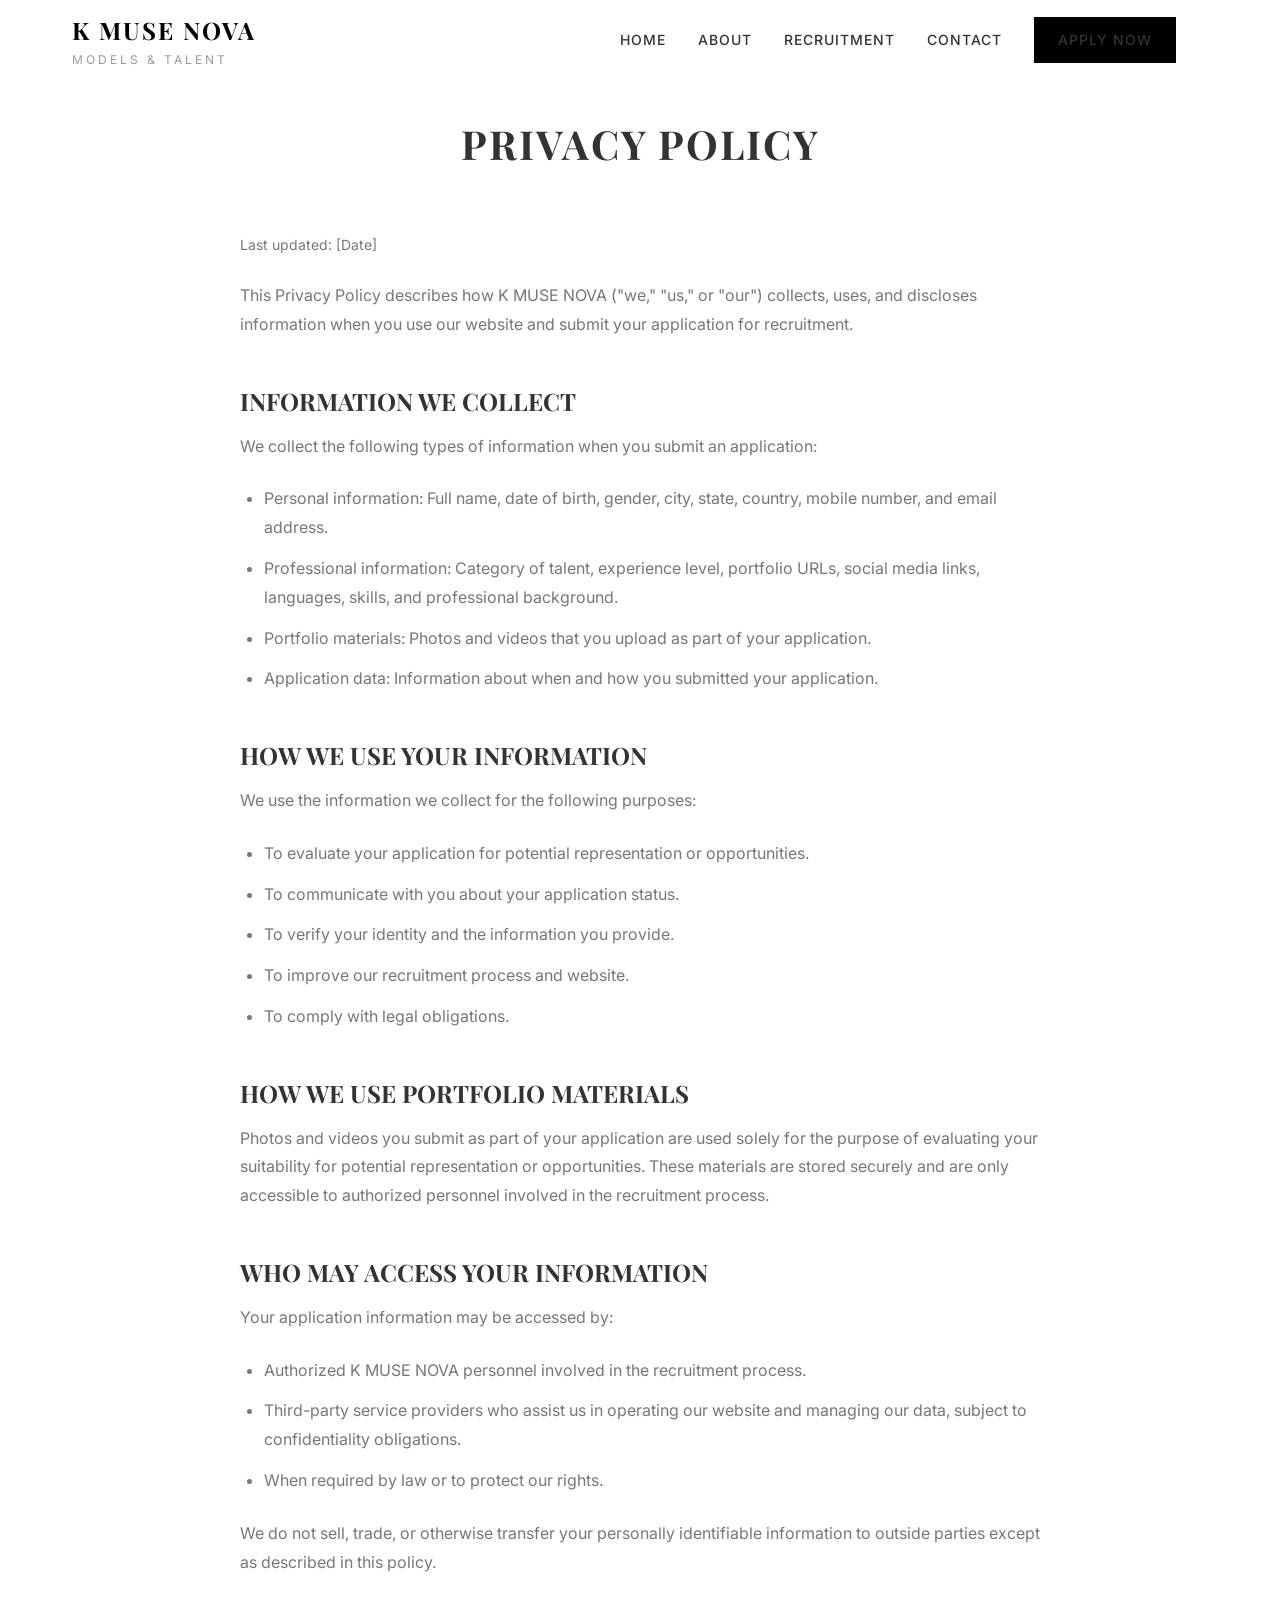
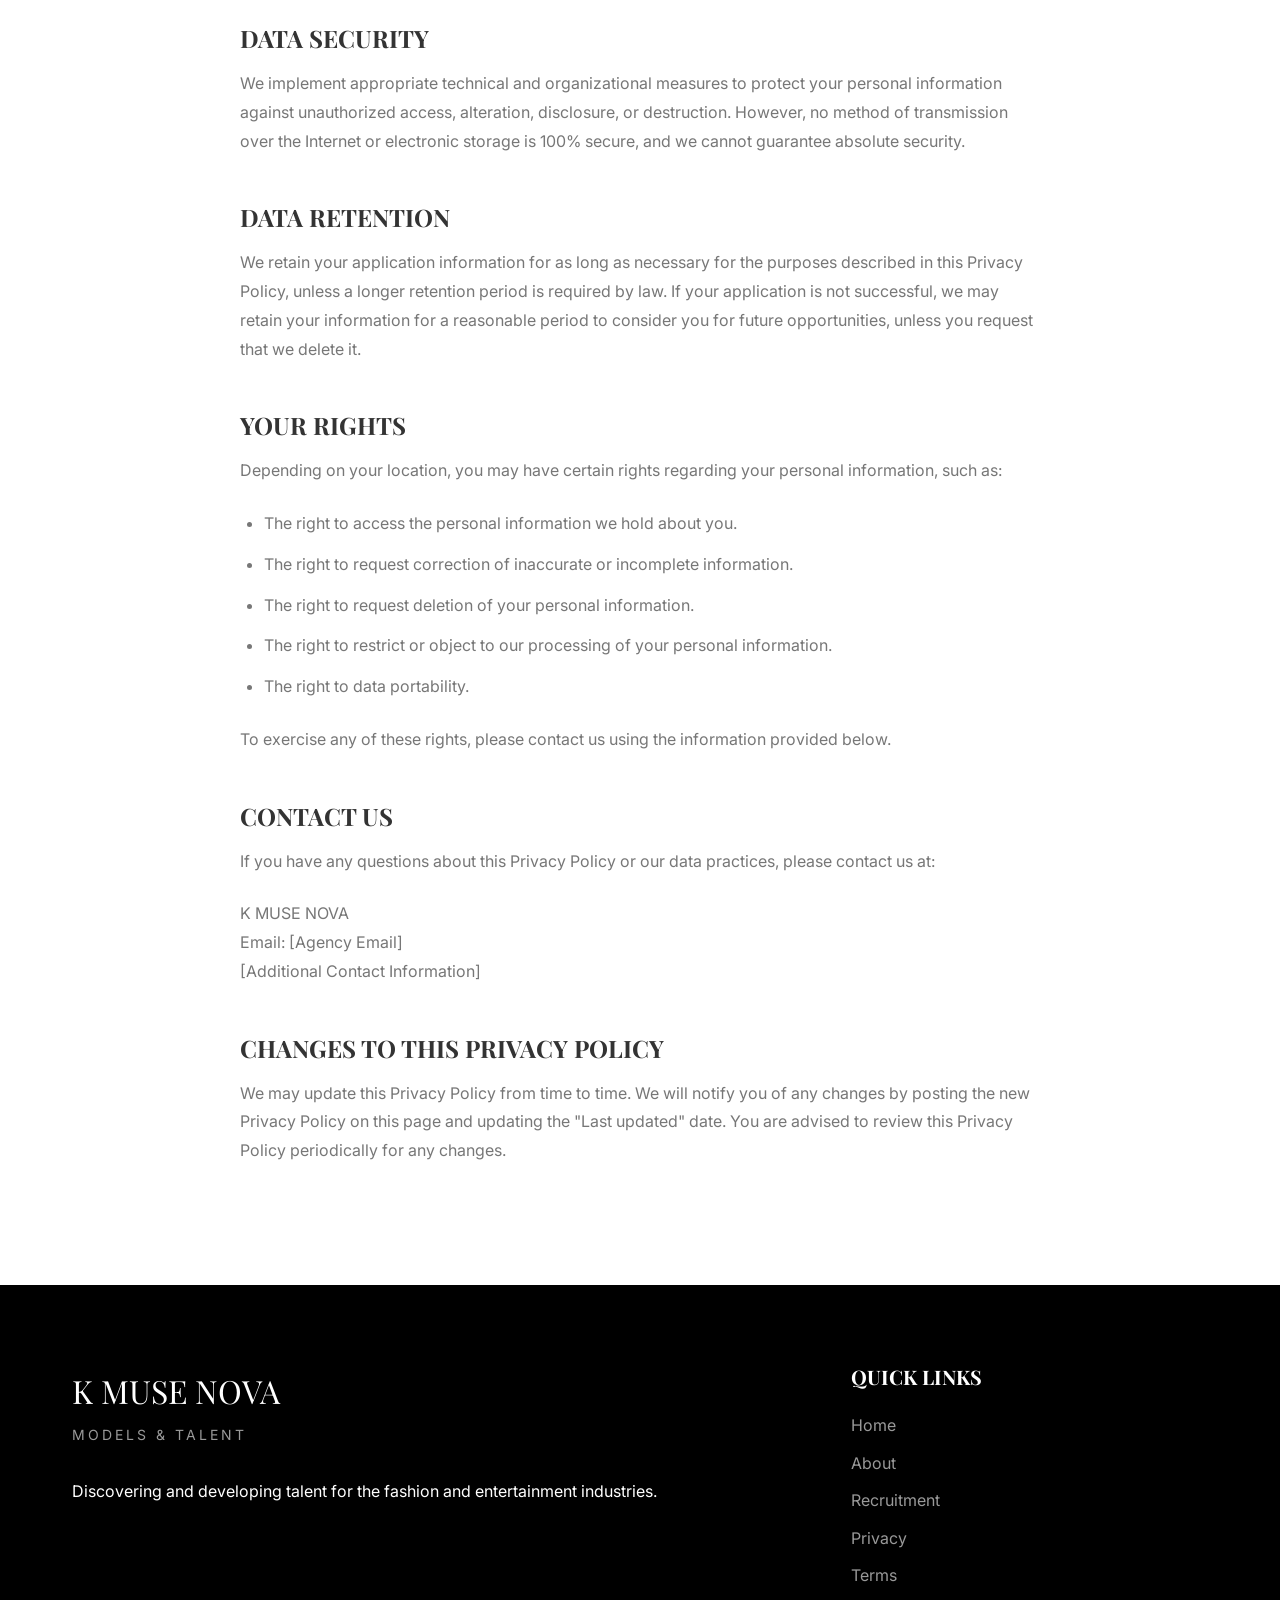
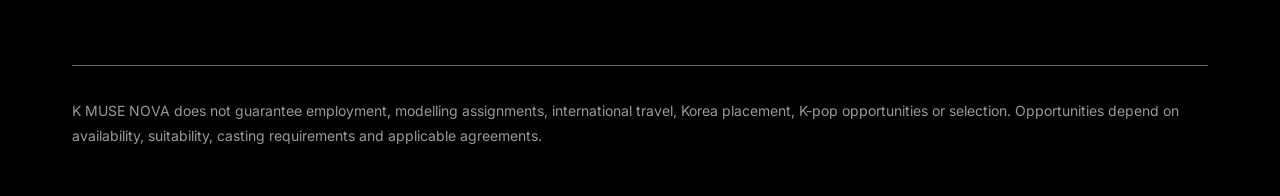
<file: privacy.html>
<!DOCTYPE html>
<html lang="en">
<head>
    <meta charset="UTF-8">
    <meta name="viewport" content="width=device-width, initial-scale=1.0">
    <title>Privacy Policy - K MUSE NOVA</title>
    <link rel="preconnect" href="https://fonts.googleapis.com">
    <link rel="preconnect" href="https://fonts.gstatic.com" crossorigin>
    <link href="https://fonts.googleapis.com/css2?family=Inter:wght@300;400;500;600;700&family=Playfair+Display:ital,wght@0,400;0,500;0,600;0,700;1,400;1,500&display=swap" rel="stylesheet">
    <link rel="stylesheet" href="css/style.css">
    <link rel="icon" type="image/png" href="assets/logo.png">
    <style>
        .privacy-page {
            padding-top: 120px;
            padding-bottom: 6rem;
            min-height: 100vh;
        }
        
        .privacy-header {
            text-align: center;
            margin-bottom: 4rem;
        }
        
        .privacy-header h1 {
            font-size: 2.5rem;
            letter-spacing: 2px;
            margin-bottom: 1rem;
        }
        
        .privacy-content {
            max-width: 800px;
            margin: 0 auto;
            line-height: 1.8;
        }
        
        .privacy-content h2 {
            font-size: 1.5rem;
            margin-top: 3rem;
            margin-bottom: 1rem;
        }
        
        .privacy-content p {
            margin-bottom: 1.5rem;
            color: var(--color-text-light);
        }
        
        .privacy-content ul {
            margin-bottom: 1.5rem;
            padding-left: 1.5rem;
        }
        
        .privacy-content ul li {
            margin-bottom: 0.75rem;
            color: var(--color-text-light);
            list-style-type: disc;
        }
        
        .last-updated {
            font-size: 0.875rem;
            color: var(--color-gray-medium);
            margin-bottom: 3rem;
        }
        
        @media (max-width: 768px) {
            .privacy-header h1 {
                font-size: 2rem;
            }
        }
    </style>
</head>
<body>
    <!-- Header -->
    <header id="navbar">
        <div class="container">
            <nav class="navbar">
                <a href="index.html" class="navbar-brand">
                    <span class="brand-name">K MUSE NOVA</span>
                    <span class="brand-tagline">MODELS & TALENT</span>
                </a>
                
                <div class="navbar-menu">
                    <a href="index.html">Home</a>
                    <a href="index.html#about">About</a>
                    <a href="recruitment.html">Recruitment</a>
                    <a href="index.html#contact">Contact</a>
                    <a href="recruitment.html" class="btn-apply">APPLY NOW</a>
                </div>
                
                <button class="mobile-menu-toggle" id="mobile-menu-toggle" aria-label="Toggle menu">
                    <span></span>
                    <span></span>
                    <span></span>
                </button>
            </nav>
        </div>
        
        <div class="mobile-menu" id="mobile-menu">
            <a href="index.html">Home</a>
            <a href="index.html#about">About</a>
            <a href="recruitment.html">Recruitment</a>
            <a href="index.html#contact">Contact</a>
            <a href="recruitment.html" class="btn-apply">APPLY NOW</a>
        </div>
    </header>

    <!-- Privacy Policy Content -->
    <main class="privacy-page">
        <div class="container">
            <div class="privacy-header">
                <h1>PRIVACY POLICY</h1>
            </div>
            
            <div class="privacy-content">
                <p class="last-updated">Last updated: [Date]</p>
                
                <p>This Privacy Policy describes how K MUSE NOVA ("we," "us," or "our") collects, uses, and discloses information when you use our website and submit your application for recruitment.</p>
                
                <h2>INFORMATION WE COLLECT</h2>
                
                <p>We collect the following types of information when you submit an application:</p>
                
                <ul>
                    <li>Personal information: Full name, date of birth, gender, city, state, country, mobile number, and email address.</li>
                    <li>Professional information: Category of talent, experience level, portfolio URLs, social media links, languages, skills, and professional background.</li>
                    <li>Portfolio materials: Photos and videos that you upload as part of your application.</li>
                    <li>Application data: Information about when and how you submitted your application.</li>
                </ul>
                
                <h2>HOW WE USE YOUR INFORMATION</h2>
                
                <p>We use the information we collect for the following purposes:</p>
                
                <ul>
                    <li>To evaluate your application for potential representation or opportunities.</li>
                    <li>To communicate with you about your application status.</li>
                    <li>To verify your identity and the information you provide.</li>
                    <li>To improve our recruitment process and website.</li>
                    <li>To comply with legal obligations.</li>
                </ul>
                
                <h2>HOW WE USE PORTFOLIO MATERIALS</h2>
                
                <p>Photos and videos you submit as part of your application are used solely for the purpose of evaluating your suitability for potential representation or opportunities. These materials are stored securely and are only accessible to authorized personnel involved in the recruitment process.</p>
                
                <h2>WHO MAY ACCESS YOUR INFORMATION</h2>
                
                <p>Your application information may be accessed by:</p>
                
                <ul>
                    <li>Authorized K MUSE NOVA personnel involved in the recruitment process.</li>
                    <li>Third-party service providers who assist us in operating our website and managing our data, subject to confidentiality obligations.</li>
                    <li>When required by law or to protect our rights.</li>
                </ul>
                
                <p>We do not sell, trade, or otherwise transfer your personally identifiable information to outside parties except as described in this policy.</p>
                
                <h2>DATA SECURITY</h2>
                
                <p>We implement appropriate technical and organizational measures to protect your personal information against unauthorized access, alteration, disclosure, or destruction. However, no method of transmission over the Internet or electronic storage is 100% secure, and we cannot guarantee absolute security.</p>
                
                <h2>DATA RETENTION</h2>
                
                <p>We retain your application information for as long as necessary for the purposes described in this Privacy Policy, unless a longer retention period is required by law. If your application is not successful, we may retain your information for a reasonable period to consider you for future opportunities, unless you request that we delete it.</p>
                
                <h2>YOUR RIGHTS</h2>
                
                <p>Depending on your location, you may have certain rights regarding your personal information, such as:</p>
                
                <ul>
                    <li>The right to access the personal information we hold about you.</li>
                    <li>The right to request correction of inaccurate or incomplete information.</li>
                    <li>The right to request deletion of your personal information.</li>
                    <li>The right to restrict or object to our processing of your personal information.</li>
                    <li>The right to data portability.</li>
                </ul>
                
                <p>To exercise any of these rights, please contact us using the information provided below.</p>
                
                <h2>CONTACT US</h2>
                
                <p>If you have any questions about this Privacy Policy or our data practices, please contact us at:</p>
                
                <p>
                    K MUSE NOVA<br>
                    Email: [Agency Email]<br>
                    [Additional Contact Information]
                </p>
                
                <h2>CHANGES TO THIS PRIVACY POLICY</h2>
                
                <p>We may update this Privacy Policy from time to time. We will notify you of any changes by posting the new Privacy Policy on this page and updating the "Last updated" date. You are advised to review this Privacy Policy periodically for any changes.</p>
            </div>
        </div>
    </main>

    <!-- Footer -->
    <footer>
        <div class="container">
            <div class="footer-content">
                <div class="footer-brand">
                    <div class="brand-name">K MUSE NOVA</div>
                    <div class="brand-tagline">MODELS & TALENT</div>
                    <p>Discovering and developing talent for the fashion and entertainment industries.</p>
                </div>
                
                <div class="footer-links">
                    <h4>QUICK LINKS</h4>
                    <ul>
                        <li><a href="index.html">Home</a></li>
                        <li><a href="index.html#about">About</a></li>
                        <li><a href="recruitment.html">Recruitment</a></li>
                        <li><a href="privacy.html">Privacy</a></li>
                        <li><a href="terms.html">Terms</a></li>
                    </ul>
                </div>
            </div>
            
            <div class="footer-disclaimer">
                <p>K MUSE NOVA does not guarantee employment, modelling assignments, international travel, Korea placement, K-pop opportunities or selection. Opportunities depend on availability, suitability, casting requirements and applicable agreements.</p>
            </div>
        </div>
    </footer>

    <!-- Scripts -->
    <script src="js/main.js"></script>
</body>
</html>
</file>
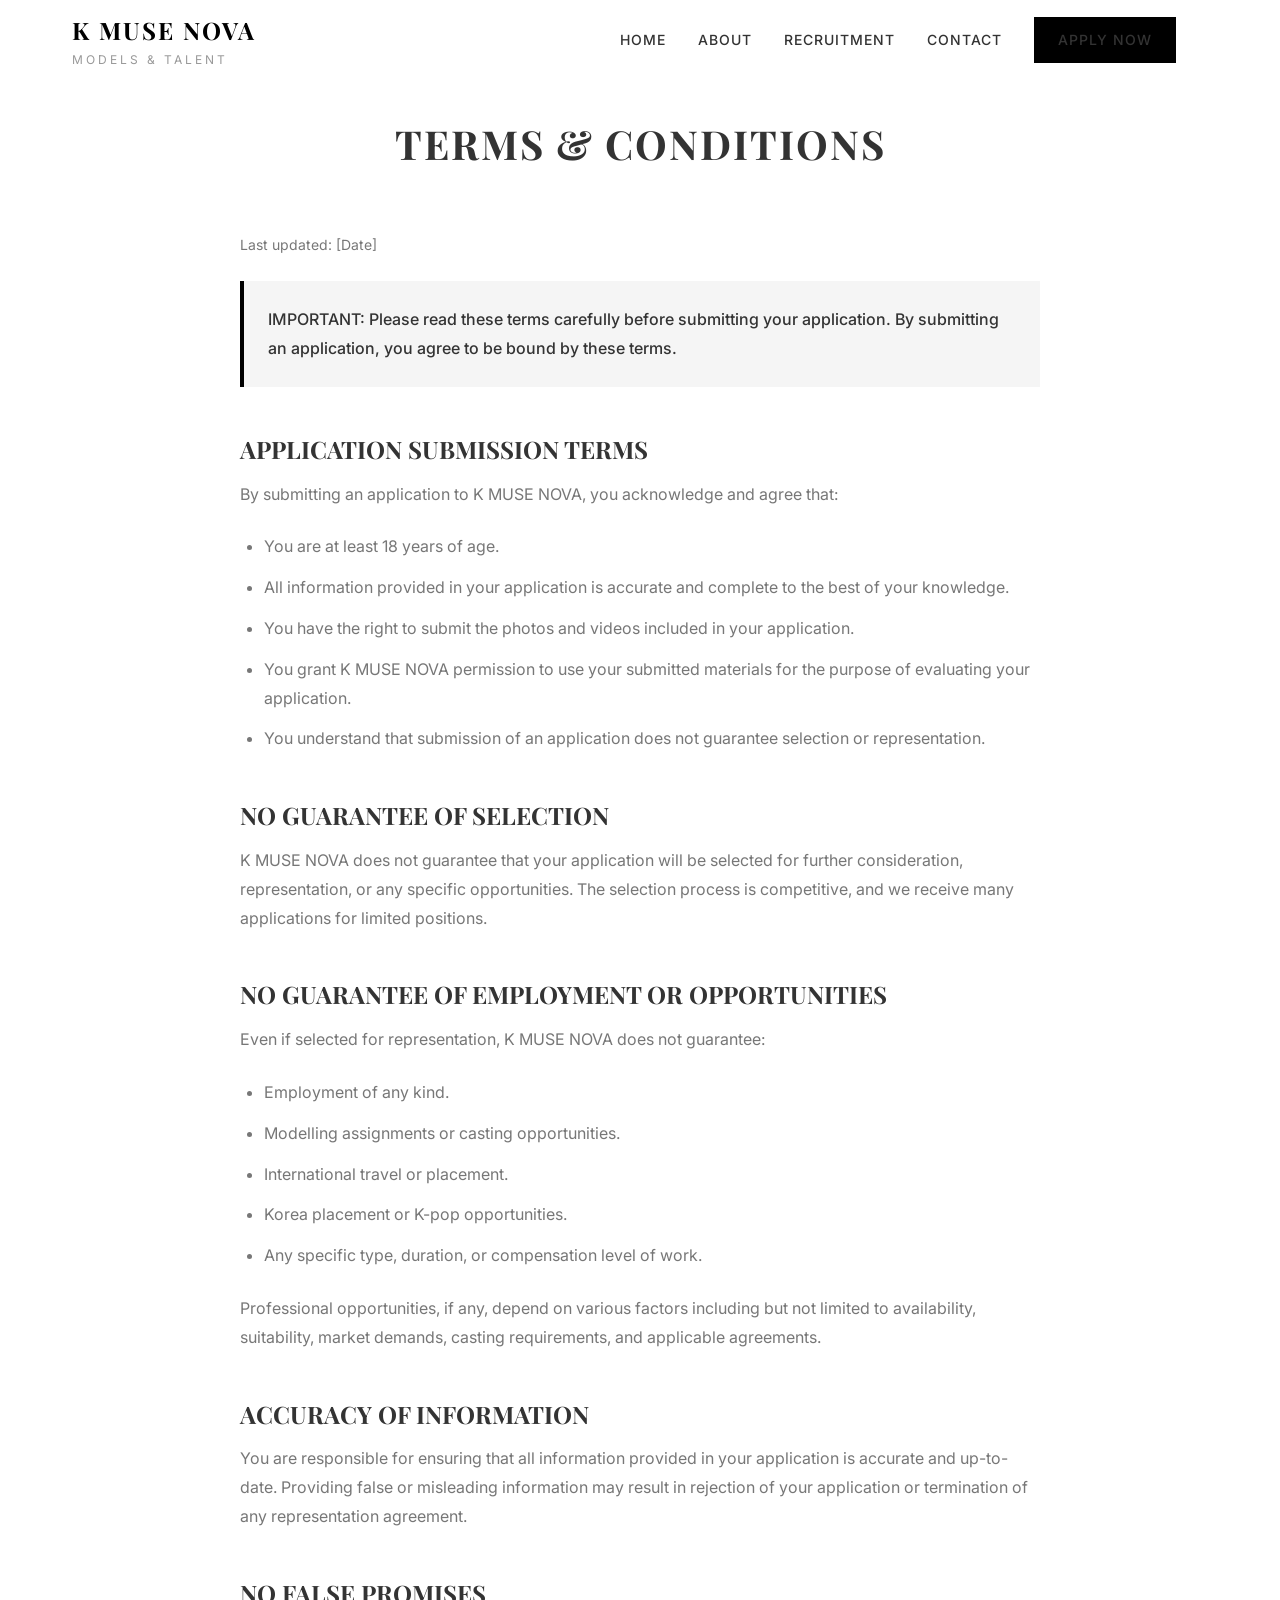
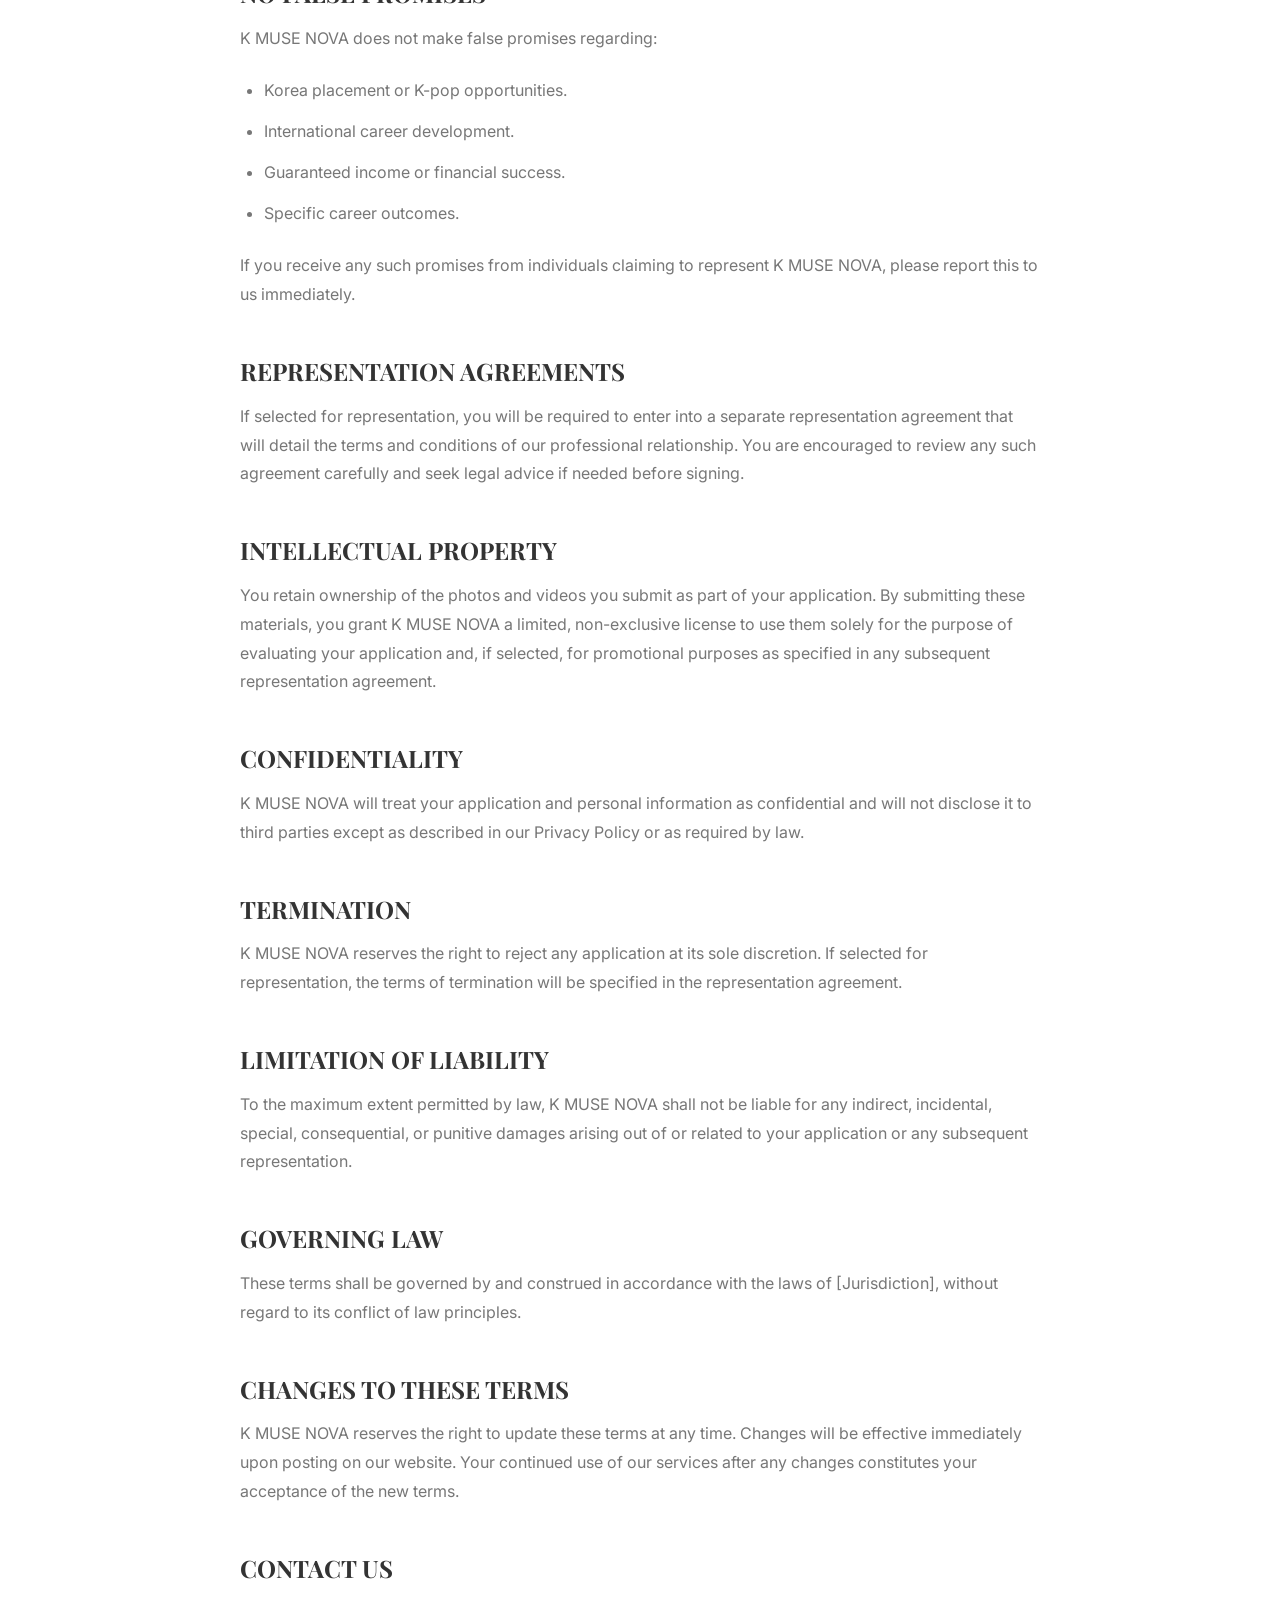
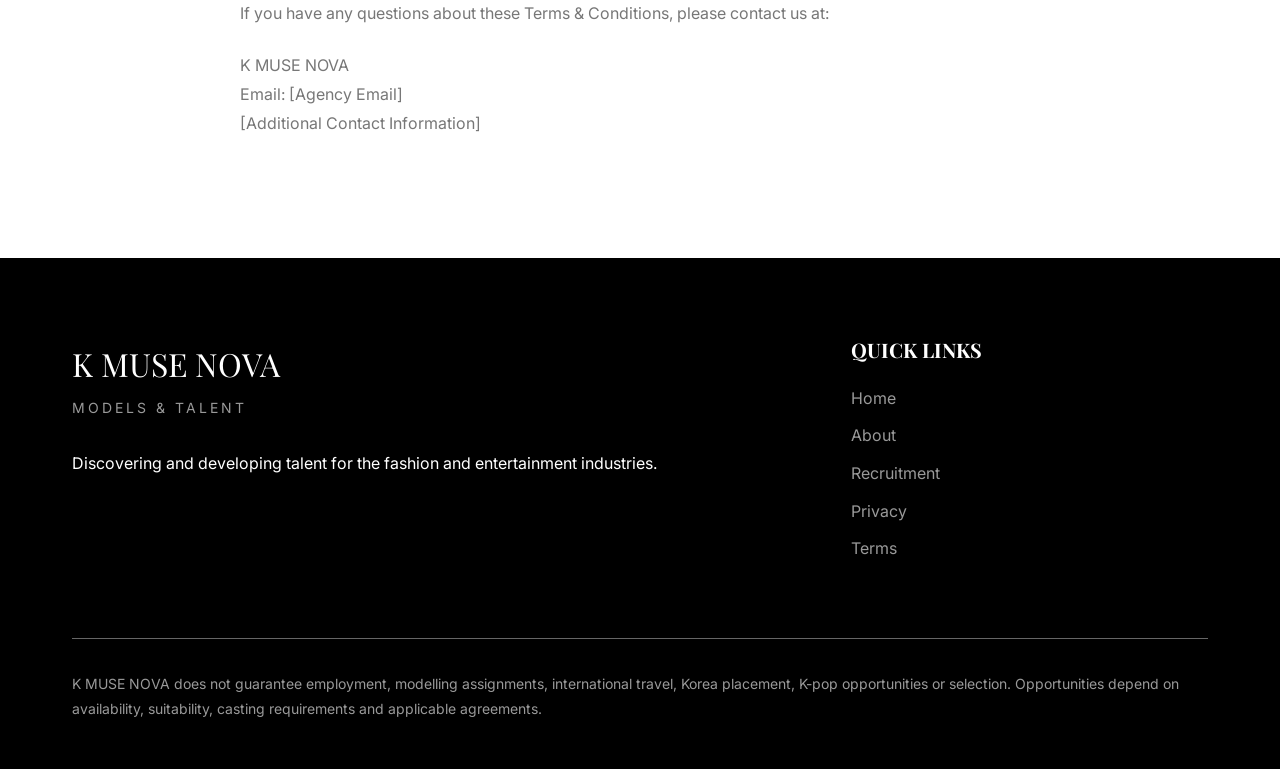
<file: terms.html>
<!DOCTYPE html>
<html lang="en">
<head>
    <meta charset="UTF-8">
    <meta name="viewport" content="width=device-width, initial-scale=1.0">
    <title>Terms & Conditions - K MUSE NOVA</title>
    <link rel="preconnect" href="https://fonts.googleapis.com">
    <link rel="preconnect" href="https://fonts.gstatic.com" crossorigin>
    <link href="https://fonts.googleapis.com/css2?family=Inter:wght@300;400;500;600;700&family=Playfair+Display:ital,wght@0,400;0,500;0,600;0,700;1,400;1,500&display=swap" rel="stylesheet">
    <link rel="stylesheet" href="css/style.css">
    <link rel="icon" type="image/png" href="assets/logo.png">
    <style>
        .terms-page {
            padding-top: 120px;
            padding-bottom: 6rem;
            min-height: 100vh;
        }
        
        .terms-header {
            text-align: center;
            margin-bottom: 4rem;
        }
        
        .terms-header h1 {
            font-size: 2.5rem;
            letter-spacing: 2px;
            margin-bottom: 1rem;
        }
        
        .terms-content {
            max-width: 800px;
            margin: 0 auto;
            line-height: 1.8;
        }
        
        .terms-content h2 {
            font-size: 1.5rem;
            margin-top: 3rem;
            margin-bottom: 1rem;
        }
        
        .terms-content p {
            margin-bottom: 1.5rem;
            color: var(--color-text-light);
        }
        
        .terms-content ul {
            margin-bottom: 1.5rem;
            padding-left: 1.5rem;
        }
        
        .terms-content ul li {
            margin-bottom: 0.75rem;
            color: var(--color-text-light);
            list-style-type: disc;
        }
        
        .last-updated {
            font-size: 0.875rem;
            color: var(--color-gray-medium);
            margin-bottom: 3rem;
        }
        
        .important-notice {
            background-color: var(--color-gray-light);
            padding: 1.5rem;
            margin-bottom: 2rem;
            border-left: 4px solid var(--color-black);
        }
        
        .important-notice p {
            margin-bottom: 0;
            font-weight: 500;
            color: var(--color-text);
        }
        
        @media (max-width: 768px) {
            .terms-header h1 {
                font-size: 2rem;
            }
        }
    </style>
</head>
<body>
    <!-- Header -->
    <header id="navbar">
        <div class="container">
            <nav class="navbar">
                <a href="index.html" class="navbar-brand">
                    <span class="brand-name">K MUSE NOVA</span>
                    <span class="brand-tagline">MODELS & TALENT</span>
                </a>
                
                <div class="navbar-menu">
                    <a href="index.html">Home</a>
                    <a href="index.html#about">About</a>
                    <a href="recruitment.html">Recruitment</a>
                    <a href="index.html#contact">Contact</a>
                    <a href="recruitment.html" class="btn-apply">APPLY NOW</a>
                </div>
                
                <button class="mobile-menu-toggle" id="mobile-menu-toggle" aria-label="Toggle menu">
                    <span></span>
                    <span></span>
                    <span></span>
                </button>
            </nav>
        </div>
        
        <div class="mobile-menu" id="mobile-menu">
            <a href="index.html">Home</a>
            <a href="index.html#about">About</a>
            <a href="recruitment.html">Recruitment</a>
            <a href="index.html#contact">Contact</a>
            <a href="recruitment.html" class="btn-apply">APPLY NOW</a>
        </div>
    </header>

    <!-- Terms & Conditions Content -->
    <main class="terms-page">
        <div class="container">
            <div class="terms-header">
                <h1>TERMS & CONDITIONS</h1>
            </div>
            
            <div class="terms-content">
                <p class="last-updated">Last updated: [Date]</p>
                
                <div class="important-notice">
                    <p>IMPORTANT: Please read these terms carefully before submitting your application. By submitting an application, you agree to be bound by these terms.</p>
                </div>
                
                <h2>APPLICATION SUBMISSION TERMS</h2>
                
                <p>By submitting an application to K MUSE NOVA, you acknowledge and agree that:</p>
                
                <ul>
                    <li>You are at least 18 years of age.</li>
                    <li>All information provided in your application is accurate and complete to the best of your knowledge.</li>
                    <li>You have the right to submit the photos and videos included in your application.</li>
                    <li>You grant K MUSE NOVA permission to use your submitted materials for the purpose of evaluating your application.</li>
                    <li>You understand that submission of an application does not guarantee selection or representation.</li>
                </ul>
                
                <h2>NO GUARANTEE OF SELECTION</h2>
                
                <p>K MUSE NOVA does not guarantee that your application will be selected for further consideration, representation, or any specific opportunities. The selection process is competitive, and we receive many applications for limited positions.</p>
                
                <h2>NO GUARANTEE OF EMPLOYMENT OR OPPORTUNITIES</h2>
                
                <p>Even if selected for representation, K MUSE NOVA does not guarantee:</p>
                
                <ul>
                    <li>Employment of any kind.</li>
                    <li>Modelling assignments or casting opportunities.</li>
                    <li>International travel or placement.</li>
                    <li>Korea placement or K-pop opportunities.</li>
                    <li>Any specific type, duration, or compensation level of work.</li>
                </ul>
                
                <p>Professional opportunities, if any, depend on various factors including but not limited to availability, suitability, market demands, casting requirements, and applicable agreements.</p>
                
                <h2>ACCURACY OF INFORMATION</h2>
                
                <p>You are responsible for ensuring that all information provided in your application is accurate and up-to-date. Providing false or misleading information may result in rejection of your application or termination of any representation agreement.</p>
                
                <h2>NO FALSE PROMISES</h2>
                
                <p>K MUSE NOVA does not make false promises regarding:</p>
                
                <ul>
                    <li>Korea placement or K-pop opportunities.</li>
                    <li>International career development.</li>
                    <li>Guaranteed income or financial success.</li>
                    <li>Specific career outcomes.</li>
                </ul>
                
                <p>If you receive any such promises from individuals claiming to represent K MUSE NOVA, please report this to us immediately.</p>
                
                <h2>REPRESENTATION AGREEMENTS</h2>
                
                <p>If selected for representation, you will be required to enter into a separate representation agreement that will detail the terms and conditions of our professional relationship. You are encouraged to review any such agreement carefully and seek legal advice if needed before signing.</p>
                
                <h2>INTELLECTUAL PROPERTY</h2>
                
                <p>You retain ownership of the photos and videos you submit as part of your application. By submitting these materials, you grant K MUSE NOVA a limited, non-exclusive license to use them solely for the purpose of evaluating your application and, if selected, for promotional purposes as specified in any subsequent representation agreement.</p>
                
                <h2>CONFIDENTIALITY</h2>
                
                <p>K MUSE NOVA will treat your application and personal information as confidential and will not disclose it to third parties except as described in our Privacy Policy or as required by law.</p>
                
                <h2>TERMINATION</h2>
                
                <p>K MUSE NOVA reserves the right to reject any application at its sole discretion. If selected for representation, the terms of termination will be specified in the representation agreement.</p>
                
                <h2>LIMITATION OF LIABILITY</h2>
                
                <p>To the maximum extent permitted by law, K MUSE NOVA shall not be liable for any indirect, incidental, special, consequential, or punitive damages arising out of or related to your application or any subsequent representation.</p>
                
                <h2>GOVERNING LAW</h2>
                
                <p>These terms shall be governed by and construed in accordance with the laws of [Jurisdiction], without regard to its conflict of law principles.</p>
                
                <h2>CHANGES TO THESE TERMS</h2>
                
                <p>K MUSE NOVA reserves the right to update these terms at any time. Changes will be effective immediately upon posting on our website. Your continued use of our services after any changes constitutes your acceptance of the new terms.</p>
                
                <h2>CONTACT US</h2>
                
                <p>If you have any questions about these Terms & Conditions, please contact us at:</p>
                
                <p>
                    K MUSE NOVA<br>
                    Email: [Agency Email]<br>
                    [Additional Contact Information]
                </p>
            </div>
        </div>
    </main>

    <!-- Footer -->
    <footer>
        <div class="container">
            <div class="footer-content">
                <div class="footer-brand">
                    <div class="brand-name">K MUSE NOVA</div>
                    <div class="brand-tagline">MODELS & TALENT</div>
                    <p>Discovering and developing talent for the fashion and entertainment industries.</p>
                </div>
                
                <div class="footer-links">
                    <h4>QUICK LINKS</h4>
                    <ul>
                        <li><a href="index.html">Home</a></li>
                        <li><a href="index.html#about">About</a></li>
                        <li><a href="recruitment.html">Recruitment</a></li>
                        <li><a href="privacy.html">Privacy</a></li>
                        <li><a href="terms.html">Terms</a></li>
                    </ul>
                </div>
            </div>
            
            <div class="footer-disclaimer">
                <p>K MUSE NOVA does not guarantee employment, modelling assignments, international travel, Korea placement, K-pop opportunities or selection. Opportunities depend on availability, suitability, casting requirements and applicable agreements.</p>
            </div>
        </div>
    </footer>

    <!-- Scripts -->
    <script src="js/main.js"></script>
</body>
</html>
</file>
<file: css/style.css>
/* ==========================================
   K MUSE NOVA - Main Styles
   ========================================== */

/* CSS Variables */
:root {
    --color-white: #ffffff;
    --color-black: #000000;
    --color-gray-light: #f5f5f5;
    --color-gray: #e0e0e0;
    --color-gray-medium: #999999;
    --color-gray-dark: #666666;
    --color-text: #333333;
    --color-text-light: #777777;
    --font-heading: 'Playfair Display', Georgia, serif;
    --font-body: 'Inter', 'Helvetica Neue', Arial, sans-serif;
    --transition: all 0.3s ease;
    --shadow-light: 0 2px 10px rgba(0, 0, 0, 0.05);
    --shadow-medium: 0 5px 15px rgba(0, 0, 0, 0.1);
    --shadow-dark: 0 10px 30px rgba(0, 0, 0, 0.15);
    --border-color: #e0e0e0;
    --border-light: #f0f0f0;
}

/* Reset */
*,
*::before,
*::after {
    box-sizing: border-box;
    margin: 0;
    padding: 0;
}

html {
    scroll-behavior: smooth;
    font-size: 16px;
}

body {
    font-family: var(--font-body);
    color: var(--color-text);
    background-color: var(--color-white);
    line-height: 1.6;
    -webkit-font-smoothing: antialiased;
    -moz-osx-font-smoothing: grayscale;
}

a {
    text-decoration: none;
    color: inherit;
    transition: var(--transition);
}

img {
    max-width: 100%;
    height: auto;
    display: block;
}

ul, ol {
    list-style: none;
}

button {
    cursor: pointer;
    border: none;
    background: none;
    font-family: inherit;
    font-size: inherit;
}

input, textarea, select {
    font-family: inherit;
    font-size: inherit;
}

/* Typography */
h1, h2, h3, h4, h5, h6 {
    font-family: var(--font-heading);
    font-weight: 700;
    line-height: 1.2;
    margin-bottom: 1rem;
}

h1 {
    font-size: 3rem;
}

h2 {
    font-size: 2.5rem;
}

h3 {
    font-size: 1.75rem;
}

h4 {
    font-size: 1.25rem;
}

p {
    margin-bottom: 1rem;
}

/* Container */
.container {
    width: 100%;
    max-width: 1200px;
    margin: 0 auto;
    padding: 0 2rem;
}

/* Header / Navbar */
header {
    position: fixed;
    top: 0;
    left: 0;
    width: 100%;
    z-index: 1000;
    background-color: rgba(255, 255, 255, 0.95);
    transition: var(--transition);
}

header.scrolled {
    box-shadow: var(--shadow-light);
}

.navbar {
    display: flex;
    justify-content: space-between;
    align-items: center;
    height: 80px;
}

.navbar-brand {
    display: flex;
    flex-direction: column;
}

.navbar-brand .brand-name {
    font-family: var(--font-heading);
    font-size: 1.5rem;
    font-weight: 700;
    letter-spacing: 2px;
    color: var(--color-black);
}

.navbar-brand .brand-tagline {
    font-size: 0.75rem;
    letter-spacing: 3px;
    color: var(--color-gray-medium);
    text-transform: uppercase;
}

.navbar-menu {
    display: flex;
    align-items: center;
}

.navbar-menu a {
    margin-right: 2rem;
    font-size: 0.875rem;
    font-weight: 500;
    letter-spacing: 1px;
    text-transform: uppercase;
    color: var(--color-text);
    position: relative;
}

.navbar-menu a::after {
    content: '';
    position: absolute;
    bottom: -5px;
    left: 0;
    width: 0;
    height: 1px;
    background-color: var(--color-black);
    transition: var(--transition);
}

.navbar-menu a:hover::after {
    width: 100%;
}

.navbar-menu a.active::after {
    width: 100%;
}

.btn-apply {
    display: inline-block;
    padding: 0.75rem 1.5rem;
    background-color: var(--color-black);
    color: var(--color-white);
    font-size: 0.875rem;
    font-weight: 500;
    letter-spacing: 1px;
    text-transform: uppercase;
    transition: var(--transition);
}

.btn-apply:hover {
    background-color: #333333;
    transform: translateY(-2px);
}

/* Mobile Menu Toggle */
.mobile-menu-toggle {
    display: none;
    flex-direction: column;
    justify-content: space-around;
    width: 30px;
    height: 21px;
    background: transparent;
    border: none;
    cursor: pointer;
    z-index: 10;
}

.mobile-menu-toggle span {
    width: 30px;
    height: 2px;
    background: var(--color-black);
    border-radius: 10px;
    transition: var(--transition);
}

.mobile-menu-toggle.active span:nth-child(1) {
    transform: rotate(45deg) translate(5px, 6px);
}

.mobile-menu-toggle.active span:nth-child(2) {
    opacity: 0;
}

.mobile-menu-toggle.active span:nth-child(3) {
    transform: rotate(-45deg) translate(5px, -6px);
}

/* Mobile Menu */
.mobile-menu {
    display: none;
    position: fixed;
    top: 0;
    left: 0;
    width: 100%;
    height: 100vh;
    background-color: var(--color-white);
    flex-direction: column;
    justify-content: center;
    align-items: center;
    z-index: 5;
    opacity: 0;
    visibility: hidden;
    transition: var(--transition);
}

.mobile-menu.active {
    opacity: 1;
    visibility: visible;
}

.mobile-menu a {
    font-size: 1.5rem;
    margin: 1rem 0;
    font-family: var(--font-heading);
}

/* Hero Section */
.hero {
    min-height: 100vh;
    display: flex;
    align-items: center;
    justify-content: center;
    text-align: center;
    padding-top: 80px;
    background-color: var(--color-gray-light);
}

.hero-content {
    max-width: 800px;
}

.hero-title {
    font-size: 4rem;
    margin-bottom: 0.5rem;
    letter-spacing: 3px;
}

.hero-subtitle {
    font-size: 1.25rem;
    letter-spacing: 5px;
    text-transform: uppercase;
    color: var(--color-gray-medium);
    margin-bottom: 1.5rem;
}

.hero-tagline {
    font-family: var(--font-heading);
    font-size: 1.5rem;
    font-style: italic;
    color: var(--color-gray-dark);
    margin-bottom: 2rem;
}

.hero-description {
    font-size: 1.125rem;
    line-height: 1.8;
    color: var(--color-text-light);
    margin-bottom: 3rem;
}

.hero-buttons {
    display: flex;
    justify-content: center;
    gap: 1.5rem;
}

.btn-primary {
    display: inline-block;
    padding: 1rem 2.5rem;
    background-color: var(--color-black);
    color: var(--color-white);
    font-size: 0.875rem;
    font-weight: 500;
    letter-spacing: 2px;
    text-transform: uppercase;
    transition: var(--transition);
}

.btn-primary:hover {
    background-color: #333333;
    transform: translateY(-3px);
    box-shadow: var(--shadow-medium);
}

.btn-secondary {
    display: inline-block;
    padding: 1rem 2.5rem;
    background-color: transparent;
    color: var(--color-black);
    font-size: 0.875rem;
    font-weight: 500;
    letter-spacing: 2px;
    text-transform: uppercase;
    border: 1px solid var(--color-black);
    transition: var(--transition);
}

.btn-secondary:hover {
    background-color: var(--color-black);
    color: var(--color-white);
    transform: translateY(-3px);
    box-shadow: var(--shadow-medium);
}

/* Section Styles */
.section {
    padding: 6rem 0;
}

.section-header {
    text-align: center;
    margin-bottom: 4rem;
}

.section-header h2 {
    font-size: 2.5rem;
    letter-spacing: 2px;
    margin-bottom: 1rem;
}

.section-header p {
    color: var(--color-text-light);
    max-width: 600px;
    margin: 0 auto;
}

/* About Section */
.about-cards {
    display: grid;
    grid-template-columns: repeat(3, 1fr);
    gap: 2rem;
}

.about-card {
    padding: 3rem 2rem;
    text-align: center;
    border: 1px solid var(--border-color);
    transition: var(--transition);
}

.about-card:hover {
    box-shadow: var(--shadow-medium);
    transform: translateY(-5px);
}

.about-card h3 {
    font-size: 1.5rem;
    margin-bottom: 1rem;
}

.about-card p {
    color: var(--color-text-light);
}

/* Categories Section */
.categories {
    background-color: var(--color-gray-light);
}

.categories-grid {
    display: grid;
    grid-template-columns: repeat(4, 1fr);
    gap: 2rem;
}

.category-item {
    padding: 2rem;
    text-align: center;
    background-color: var(--color-white);
    border: 1px solid var(--border-color);
    transition: var(--transition);
}

.category-item:hover {
    box-shadow: var(--shadow-medium);
    transform: translateY(-5px);
}

.category-item h4 {
    margin-bottom: 0.5rem;
}

/* Process Section */
.process-steps {
    display: grid;
    grid-template-columns: repeat(6, 1fr);
    gap: 1rem;
}

.process-step {
    text-align: center;
    padding: 1.5rem 1rem;
    border: 1px solid var(--border-color);
    position: relative;
}

.process-step .step-number {
    font-family: var(--font-heading);
    font-size: 2rem;
    color: var(--color-gray-medium);
    margin-bottom: 1rem;
}

.process-step h4 {
    margin-bottom: 0.5rem;
}

.process-step p {
    font-size: 0.875rem;
    color: var(--color-text-light);
}

/* Footer */
footer {
    background-color: var(--color-black);
    color: var(--color-white);
    padding: 5rem 0 2rem;
}

.footer-content {
    display: grid;
    grid-template-columns: 2fr 1fr;
    gap: 4rem;
    margin-bottom: 4rem;
}

.footer-brand .brand-name {
    font-family: var(--font-heading);
    font-size: 2rem;
    margin-bottom: 0.5rem;
}

.footer-brand .brand-tagline {
    font-size: 0.875rem;
    letter-spacing: 3px;
    text-transform: uppercase;
    color: var(--color-gray-medium);
    margin-bottom: 2rem;
}

.footer-links h4 {
    color: var(--color-white);
    margin-bottom: 1.5rem;
}

.footer-links ul li {
    margin-bottom: 0.75rem;
}

.footer-links ul li a {
    color: var(--color-gray-medium);
    transition: var(--transition);
}

.footer-links ul li a:hover {
    color: var(--color-white);
}

.footer-disclaimer {
    border-top: 1px solid var(--color-gray-dark);
    padding-top: 2rem;
    font-size: 0.875rem;
    color: var(--color-gray-medium);
    line-height: 1.8;
}

/* Toast Notifications */
.toast {
    position: fixed;
    bottom: 2rem;
    right: 2rem;
    padding: 1rem 2rem;
    background-color: var(--color-black);
    color: var(--color-white);
    font-size: 0.875rem;
    border-radius: 4px;
    box-shadow: var(--shadow-dark);
    z-index: 10000;
    opacity: 0;
    transform: translateY(20px);
    transition: var(--transition);
}

.toast.show {
    opacity: 1;
    transform: translateY(0);
}

.toast-success {
    background-color: #2e7d32;
}

.toast-error {
    background-color: #c62828;
}

.toast-warning {
    background-color: #f57f17;
}

/* Responsive Styles */
@media (max-width: 1024px) {
    .about-cards {
        grid-template-columns: repeat(2, 1fr);
    }
    
    .categories-grid {
        grid-template-columns: repeat(2, 1fr);
    }
    
    .process-steps {
        grid-template-columns: repeat(3, 1fr);
    }
}

@media (max-width: 768px) {
    html {
        font-size: 15px;
    }
    
    .navbar-menu {
        display: none;
    }
    
    .mobile-menu-toggle {
        display: flex;
    }
    
    .mobile-menu {
        display: flex;
    }
    
    .hero-title {
        font-size: 3rem;
    }
    
    .hero-buttons {
        flex-direction: column;
        align-items: center;
    }
    
    .about-cards {
        grid-template-columns: 1fr;
    }
    
    .categories-grid {
        grid-template-columns: 1fr;
    }
    
    .process-steps {
        grid-template-columns: 1fr;
    }
    
    .footer-content {
        grid-template-columns: 1fr;
        gap: 2rem;
    }
    
    .section {
        padding: 4rem 0;
    }
    
    .section-header {
        margin-bottom: 3rem;
    }
    
    .section-header h2 {
        font-size: 2rem;
    }
}

@media (max-width: 480px) {
    .container {
        padding: 0 1.5rem;
    }
    
    .hero-title {
        font-size: 2.5rem;
    }
    
    .hero-subtitle {
        font-size: 1rem;
    }
    
    .btn-primary, .btn-secondary {
        padding: 0.875rem 2rem;
        width: 100%;
        text-align: center;
    }
}

/* Accessibility */
:focus-visible {
    outline: 2px solid var(--color-black);
    outline-offset: 2px;
}

/* Reduced Motion */
@media (prefers-reduced-motion: reduce) {
    *,
    *::before,
    *::after {
        animation-duration: 0.01ms !important;
        animation-iteration-count: 1 !important;
        transition-duration: 0.01ms !important;
        scroll-behavior: auto !important;
    }
}
</file>
